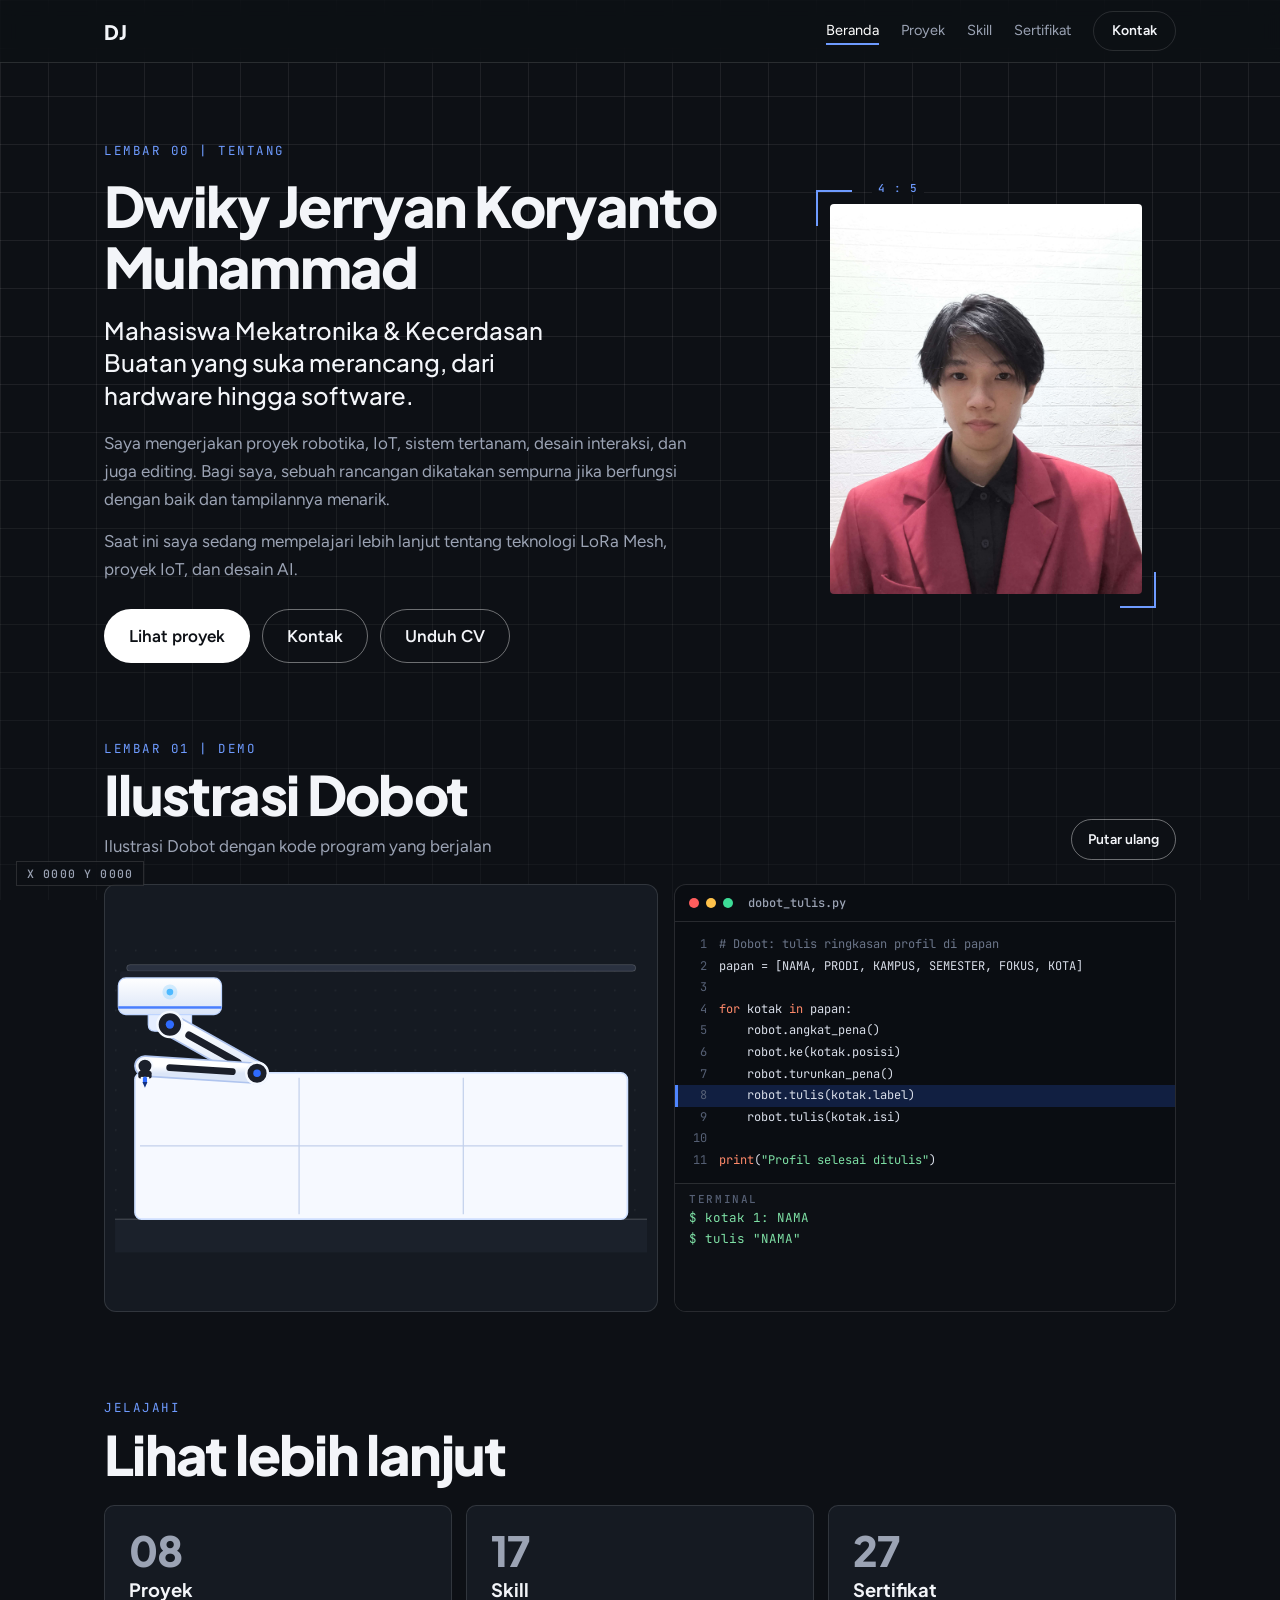
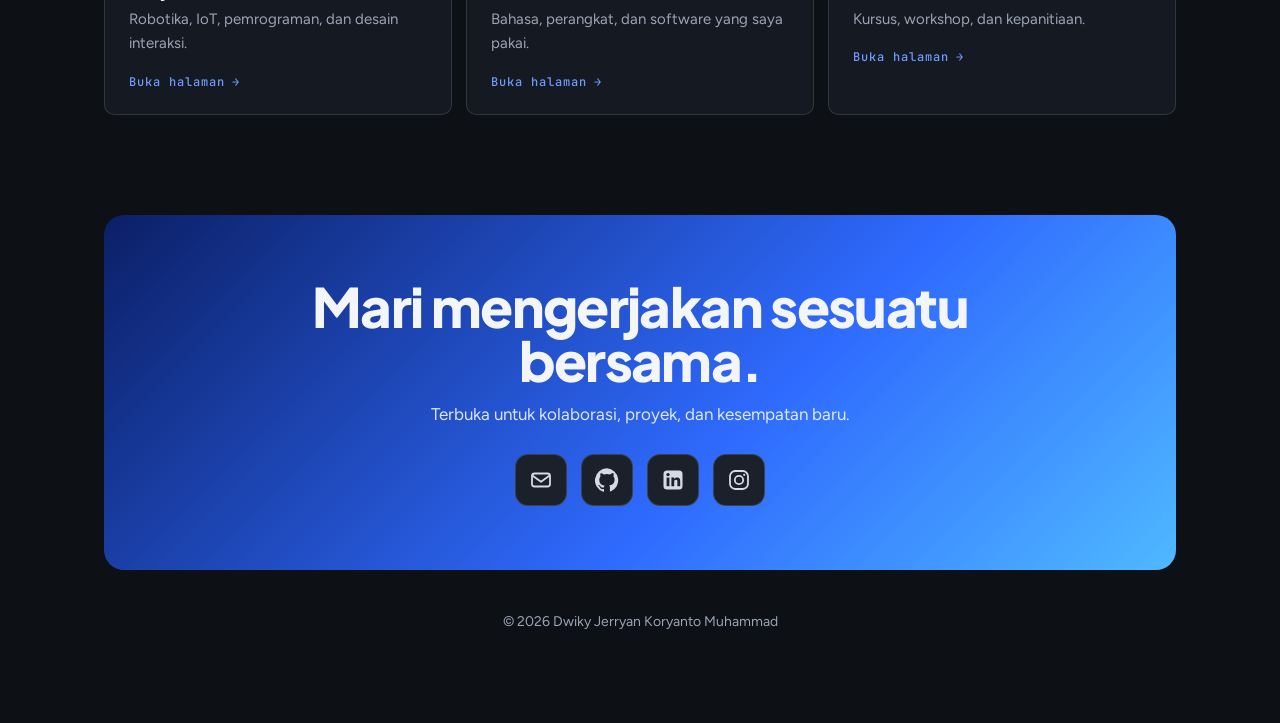
<file: index.html>
<!DOCTYPE html>
<html lang="id">
<head>
<meta charset="utf-8">
<meta name="viewport" content="width=device-width, initial-scale=1">
<meta name="theme-color" content="#0D1015">
<title>Dwiky Jerryan Koryanto Muhammad | Portofolio Mekatronika & Kecerdasan Buatan</title>
<meta name="description" content="Portofolio pribadi mahasiswa Mekatronika dan Kecerdasan Buatan: robotika, IoT, sistem tertanam, dan desain interaksi.">
<link rel="preconnect" href="https://fonts.googleapis.com">
<link rel="preconnect" href="https://fonts.gstatic.com" crossorigin>
<link href="https://fonts.googleapis.com/css2?family=Plus+Jakarta+Sans:wght@500;700;800&family=Figtree:wght@400;500;600&family=JetBrains+Mono:wght@400;500&family=Caveat:wght@500;700&display=swap" rel="stylesheet">
<link rel="stylesheet" href="style.css?v=4">
</head>
<body data-page="home" data-title="Portofolio Mekatronika & Kecerdasan Buatan">
<div class="gridlit" id="gridlit" aria-hidden="true"></div>
<div class="glow" id="glow" aria-hidden="true"></div>

<nav class="nav" id="nav"></nav>

<main>
  <header class="wrap hero" id="top">
    <div>
      <span class="mono">Lembar 00 | Tentang</span>
      <h1 id="hName">[Nama Kamu]</h1>
      <p class="tag">Mahasiswa Mekatronika & Kecerdasan Buatan yang suka merancang, dari hardware hingga software.</p>
      <p class="d">Saya mengerjakan proyek robotika, IoT, sistem tertanam, desain interaksi, dan juga editing. Bagi saya, sebuah rancangan dikatakan sempurna jika berfungsi dengan baik dan tampilannya menarik.</p>
      <p class="d">Saat ini saya sedang mempelajari lebih lanjut tentang teknologi LoRa Mesh, proyek IoT, dan desain AI.</p>
      <div class="btns">
        <a class="b w" href="proyek.html">Lihat proyek</a>
        <a class="b o" href="#kontak">Kontak</a>
        <a class="b o" id="cvBtn" href="#" hidden>Unduh CV</a>
      </div>
    </div>
    <div class="frame">
      <!-- Foto: simpan sebagai foto.jpg -->
      <div class="pic">NK</div>
      <span class="dim t">4 : 5</span>
    </div>
  </header>
  <dl class="sr" id="info" aria-label="Ringkasan profil"></dl>

  <section class="wrap" id="demo" style="padding-top:0">
    <div class="sh">
      <div><span class="mono">Lembar 01 | Demo</span><h2>Ilustrasi Dobot</h2>
      <p class="sub">Ilustrasi Dobot dengan kode program yang berjalan</p></div>
      <div class="acts">
        <button class="b o" type="button" data-m="write">Putar ulang</button>
      </div>
    </div>
    <div class="demo">
      <div class="scene">
        <svg id="sc" viewBox="0 -32 640 372" role="img" aria-label="Animasi Dobot putih-biru di bagian atas yang menurunkan pena dan menulis ringkasan profil pada papan berisi enam kotak">
          <defs id="df"><pattern id="dots" width="24" height="24" patternUnits="userSpaceOnUse"><circle cx="1" cy="1" r="1" fill="rgba(255,255,255,.08)"/></pattern><linearGradient id="bw" x1="0" y1="0" x2="0" y2="1"><stop offset="0" stop-color="#FFFFFF"/><stop offset="1" stop-color="#D9E4F8"/></linearGradient><linearGradient id="aw" x1="0" y1="0" x2="0" y2="1"><stop offset="0" stop-color="#FFFFFF"/><stop offset="1" stop-color="#DCE6F8"/></linearGradient></defs>
          <rect y="-32" width="640" height="332" fill="url(#dots)"/>
          <rect y="300" width="640" height="40" fill="#1B212B"/>
          <line x1="0" y1="300" x2="640" y2="300" stroke="rgba(255,255,255,.28)"/>
          <!-- papan 3 x 2 -->
          <rect x="24" y="124" width="592" height="176" rx="8" fill="#F6F9FF" stroke="#CFE0FF" stroke-width="2"/>
          <path d="M221.3 130V294M418.7 130V294M30 212H610" stroke="#C3D1EC" stroke-width="1.5" fill="none"/>
          <g id="board"></g>
          <!-- Dobot -->
          <rect x="14" y="-6" width="612" height="8" rx="4" fill="#2A3140" stroke="rgba(255,255,255,.18)"/>
          <g id="bd">
            <rect x="-60" y="2" width="120" height="10" rx="3" fill="#1B1F2A"/>
            <rect x="-62" y="10" width="124" height="44" rx="9" fill="url(#bw)" stroke="#BFD5FF" stroke-width="1.5"/>
            <rect x="-62" y="44" width="124" height="3" fill="#2F6BFF" opacity=".85"/>
            <circle cx="0" cy="27" r="4" fill="#4FB9FF"/><circle cx="0" cy="27" r="9" fill="#4FB9FF" opacity=".22"/>
            <path d="M-26 54 H26 V66 Q26 74 18 74 H-18 Q-26 74 -26 66 Z" fill="#E6EEFF" stroke="#BFD5FF" stroke-width="1.5"/>
          </g>
          <g id="arm">
            <line id="a1o" stroke="#AFC4EE" stroke-width="28" stroke-linecap="round"/>
            <line id="a1w" stroke="url(#aw)" stroke-width="24" stroke-linecap="round"/>
            <line id="a1k" stroke="#1B1F2A" stroke-width="9" stroke-linecap="round"/>
            <line id="a2o" stroke="#AFC4EE" stroke-width="26" stroke-linecap="round"/>
            <line id="a2w" stroke="url(#aw)" stroke-width="22" stroke-linecap="round"/>
            <line id="a2k" stroke="#1B1F2A" stroke-width="8" stroke-linecap="round"/>
            <g id="h0"><circle r="15" fill="#1B1F2A" stroke="#F4F8FF" stroke-width="3"/><circle r="5" fill="#2F6BFF"/></g>
            <g id="h1"><circle r="13" fill="#1B1F2A" stroke="#F4F8FF" stroke-width="3"/><circle r="4.5" fill="#2F6BFF"/></g>
          </g>
          <g id="tl">
            <circle r="9" fill="#1B1F2A" stroke="#F4F8FF" stroke-width="2.5"/>
            <rect x="-8" y="6" width="16" height="9" rx="2.5" fill="#1B1F2A"/>
            <rect x="-5" y="13" width="10" height="3" fill="#F4F8FF"/>
            <line x1="0" y1="15" x2="0" y2="19" stroke="#2F6BFF" stroke-width="5" stroke-linecap="round"/>
            <path d="M-3 19 L3 19 L0 26 Z" fill="#12307F"/>
          </g>
        </svg>
      </div>
      <div class="win">
        <div class="wh"><i></i><i></i><i></i><span id="fn">dobot_tulis.py</span></div>
        <pre class="src" id="src" aria-label="Contoh program Dobot"></pre>
        <div class="logh">TERMINAL</div>
        <div class="log" id="lg"></div>
      </div>
    </div>
  </section>

  <section class="wrap" id="jelajah">
    <span class="mono">Jelajahi</span>
    <h2 style="margin-bottom:24px">Lihat lebih lanjut</h2>
    <div class="tzs" id="tz"></div>
  </section>
</main>

<div class="band" id="kontak"></div>
<footer id="foot"></footer>

<div class="xy" id="xy">X 0000  Y 0000</div>

<script src="data.js?v=3"></script>
<script src="app.js?v=4"></script>
</body>
</html>
</file>
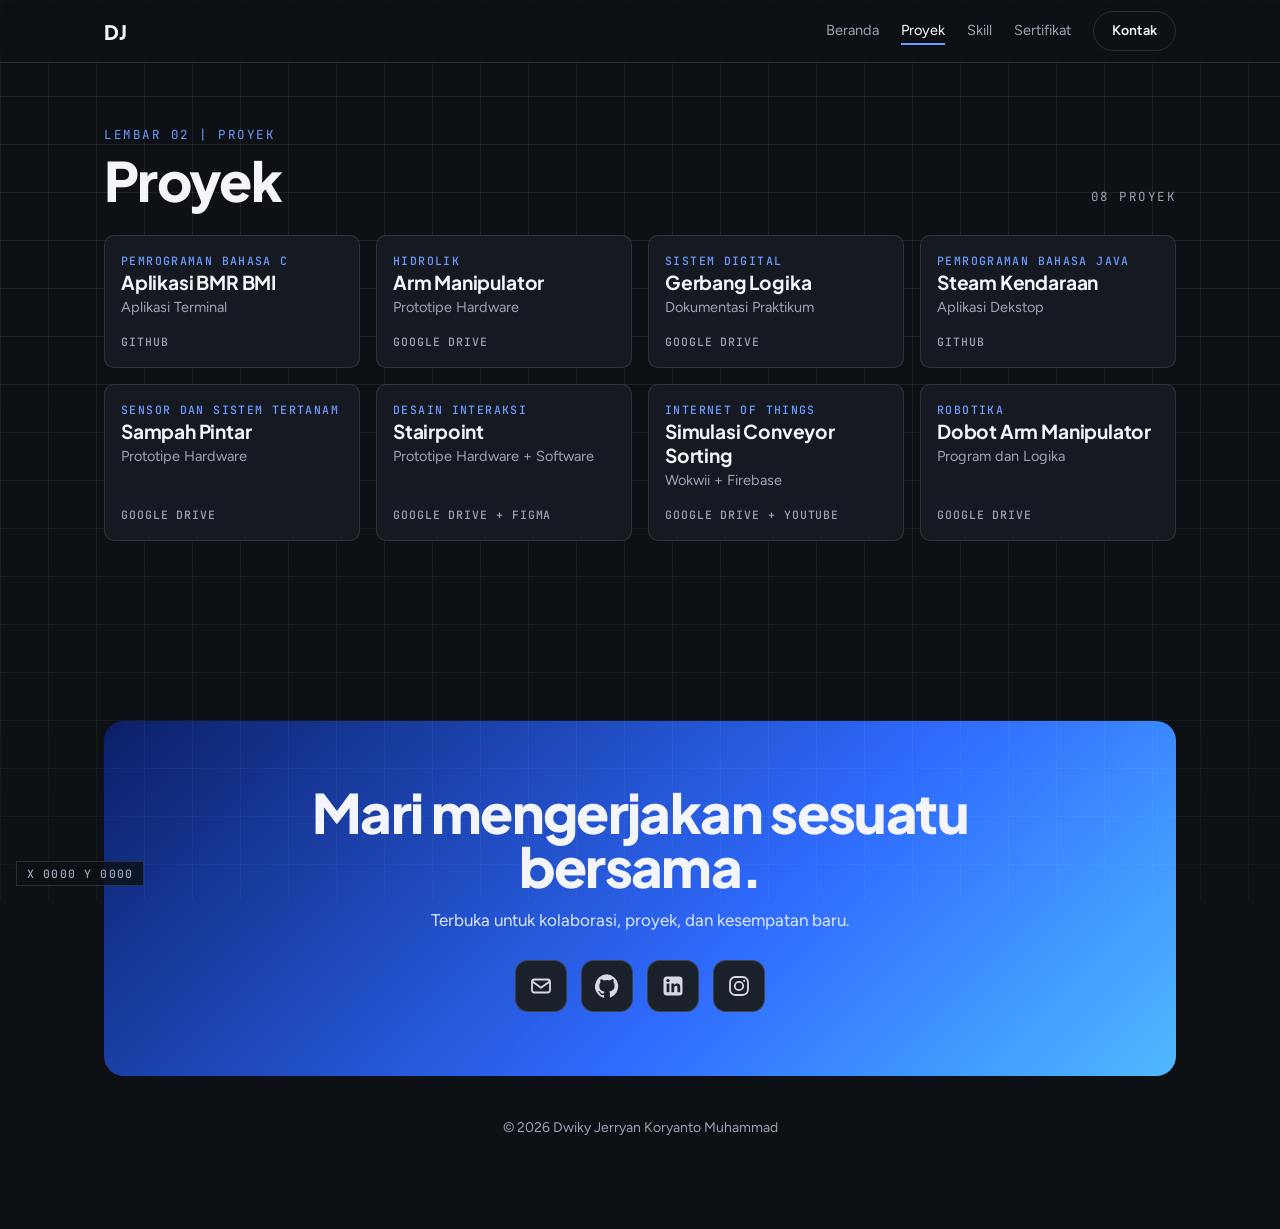
<file: proyek.html>
<!DOCTYPE html>
<html lang="id">
<head>
<meta charset="utf-8">
<meta name="viewport" content="width=device-width, initial-scale=1">
<meta name="theme-color" content="#0D1015">
<title>Proyek | Dwiky Jerryan Koryanto Muhammad</title>
<meta name="description" content="Portofolio pribadi mahasiswa Mekatronika dan Kecerdasan Buatan: robotika, IoT, sistem tertanam, dan desain interaksi.">
<link rel="preconnect" href="https://fonts.googleapis.com">
<link rel="preconnect" href="https://fonts.gstatic.com" crossorigin>
<link href="https://fonts.googleapis.com/css2?family=Plus+Jakarta+Sans:wght@500;700;800&family=Figtree:wght@400;500;600&family=JetBrains+Mono:wght@400;500&family=Caveat:wght@500;700&display=swap" rel="stylesheet">
<link rel="stylesheet" href="style.css">
</head>
<body data-page="proyek" data-title="Proyek">
<div class="gridlit" id="gridlit" aria-hidden="true"></div>
<div class="glow" id="glow" aria-hidden="true"></div>

<nav class="nav" id="nav"></nav>

<main>
  <section class="wrap pg">
    <div class="sh"><div><span class="mono">Lembar 02 | Proyek</span><h2>Proyek</h2></div><span class="mono" id="cnt" style="color:var(--muted)"></span></div>
    <div class="grid" id="grid"></div>
  </section>
</main>

<div class="band" id="kontak"></div>
<footer id="foot"></footer>

<div class="xy" id="xy">X 0000  Y 0000</div>

<dialog id="dlg" aria-label="Detail proyek">
  <div class="ban" id="dBan"><button class="x" id="dX" aria-label="Tutup">×</button><h3 id="dT"></h3></div>
  <div class="db"><span class="mono" id="dM"></span><p class="t" id="dD"></p><div class="ls" id="dL"></div></div>
</dialog>

<script src="data.js"></script>
<script src="app.js"></script>
</body>
</html>
</file>
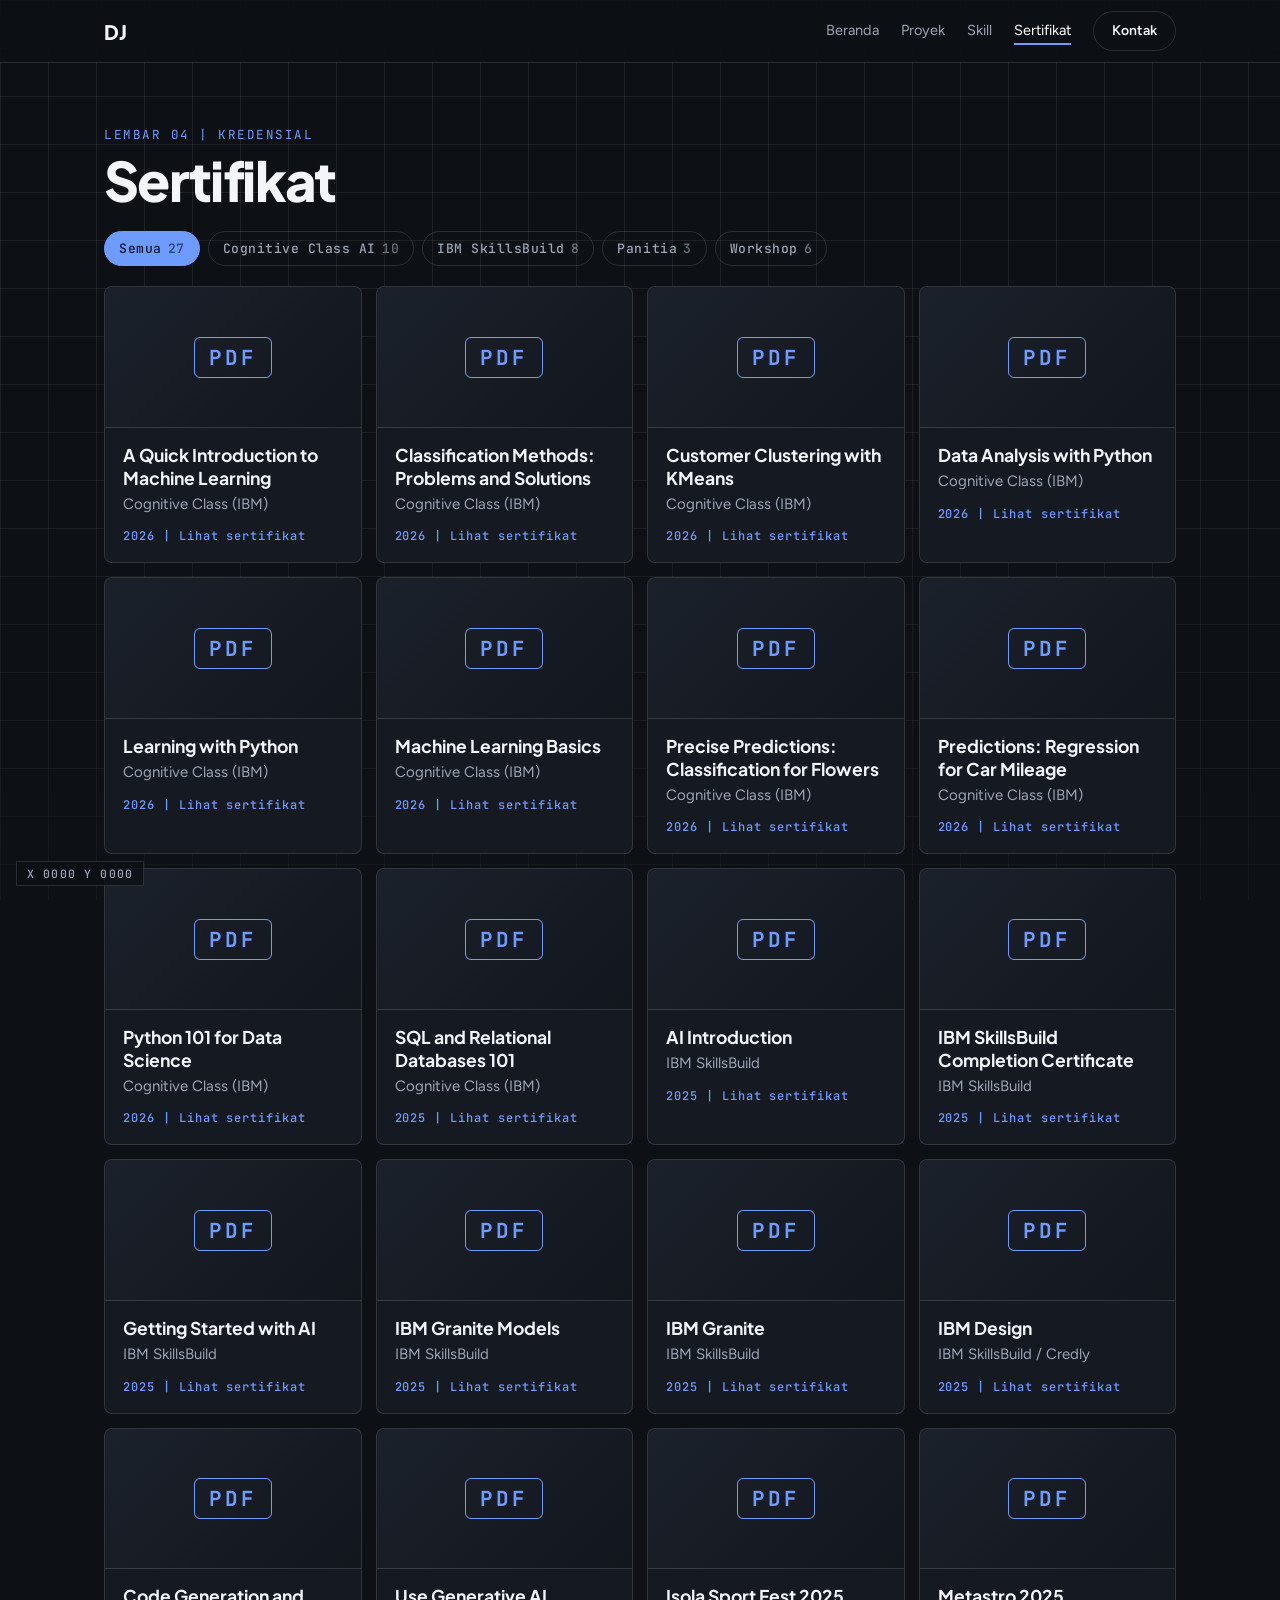
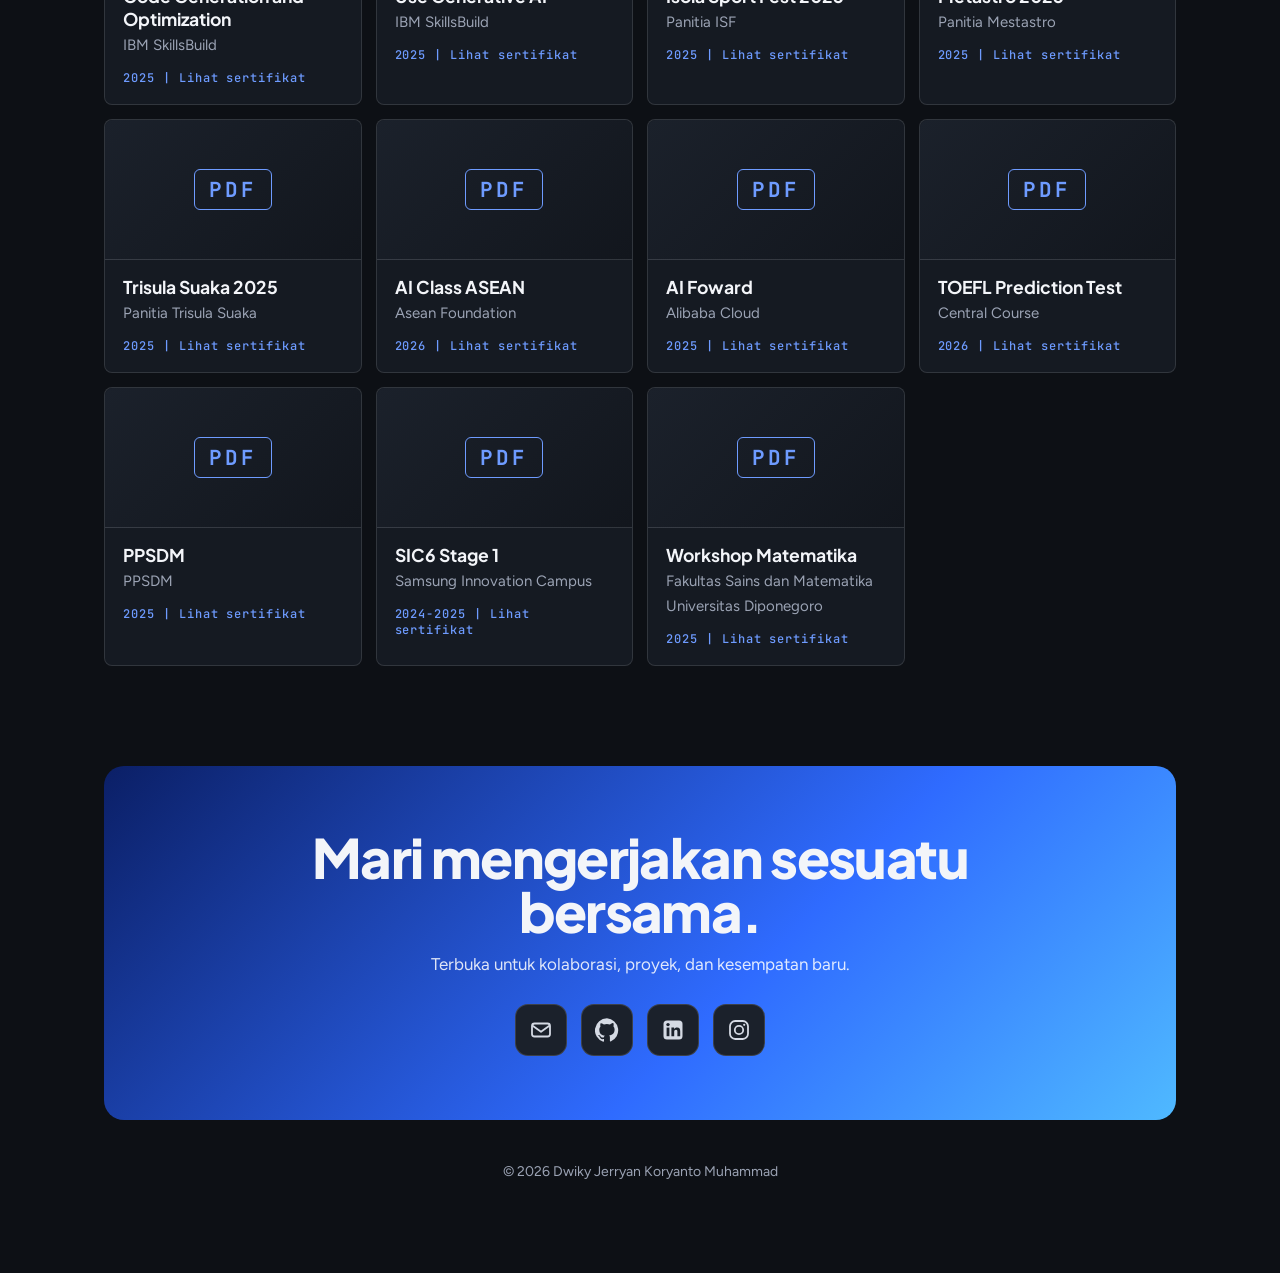
<file: sertifikat.html>
<!DOCTYPE html>
<html lang="id">
<head>
<meta charset="utf-8">
<meta name="viewport" content="width=device-width, initial-scale=1">
<meta name="theme-color" content="#0D1015">
<title>Sertifikat | Dwiky Jerryan Koryanto Muhammad</title>
<meta name="description" content="Portofolio pribadi mahasiswa Mekatronika dan Kecerdasan Buatan: robotika, IoT, sistem tertanam, dan desain interaksi.">
<link rel="preconnect" href="https://fonts.googleapis.com">
<link rel="preconnect" href="https://fonts.gstatic.com" crossorigin>
<link href="https://fonts.googleapis.com/css2?family=Plus+Jakarta+Sans:wght@500;700;800&family=Figtree:wght@400;500;600&family=JetBrains+Mono:wght@400;500&family=Caveat:wght@500;700&display=swap" rel="stylesheet">
<link rel="stylesheet" href="style.css">
</head>
<body data-page="sertifikat" data-title="Sertifikat">
<div class="gridlit" id="gridlit" aria-hidden="true"></div>
<div class="glow" id="glow" aria-hidden="true"></div>

<nav class="nav" id="nav"></nav>

<main>
  <section class="wrap pg">
    <span class="mono">Lembar 04 | Kredensial</span>
    <h2 style="margin-bottom:24px">Sertifikat</h2>
    <div class="filt" id="filt" role="tablist" aria-label="Filter sertifikat"></div>
    <div class="certs" id="certs"></div>
  </section>
</main>

<div class="band" id="kontak"></div>
<footer id="foot"></footer>

<div class="xy" id="xy">X 0000  Y 0000</div>

<script src="data.js"></script>
<script src="app.js"></script>
</body>
</html>
</file>
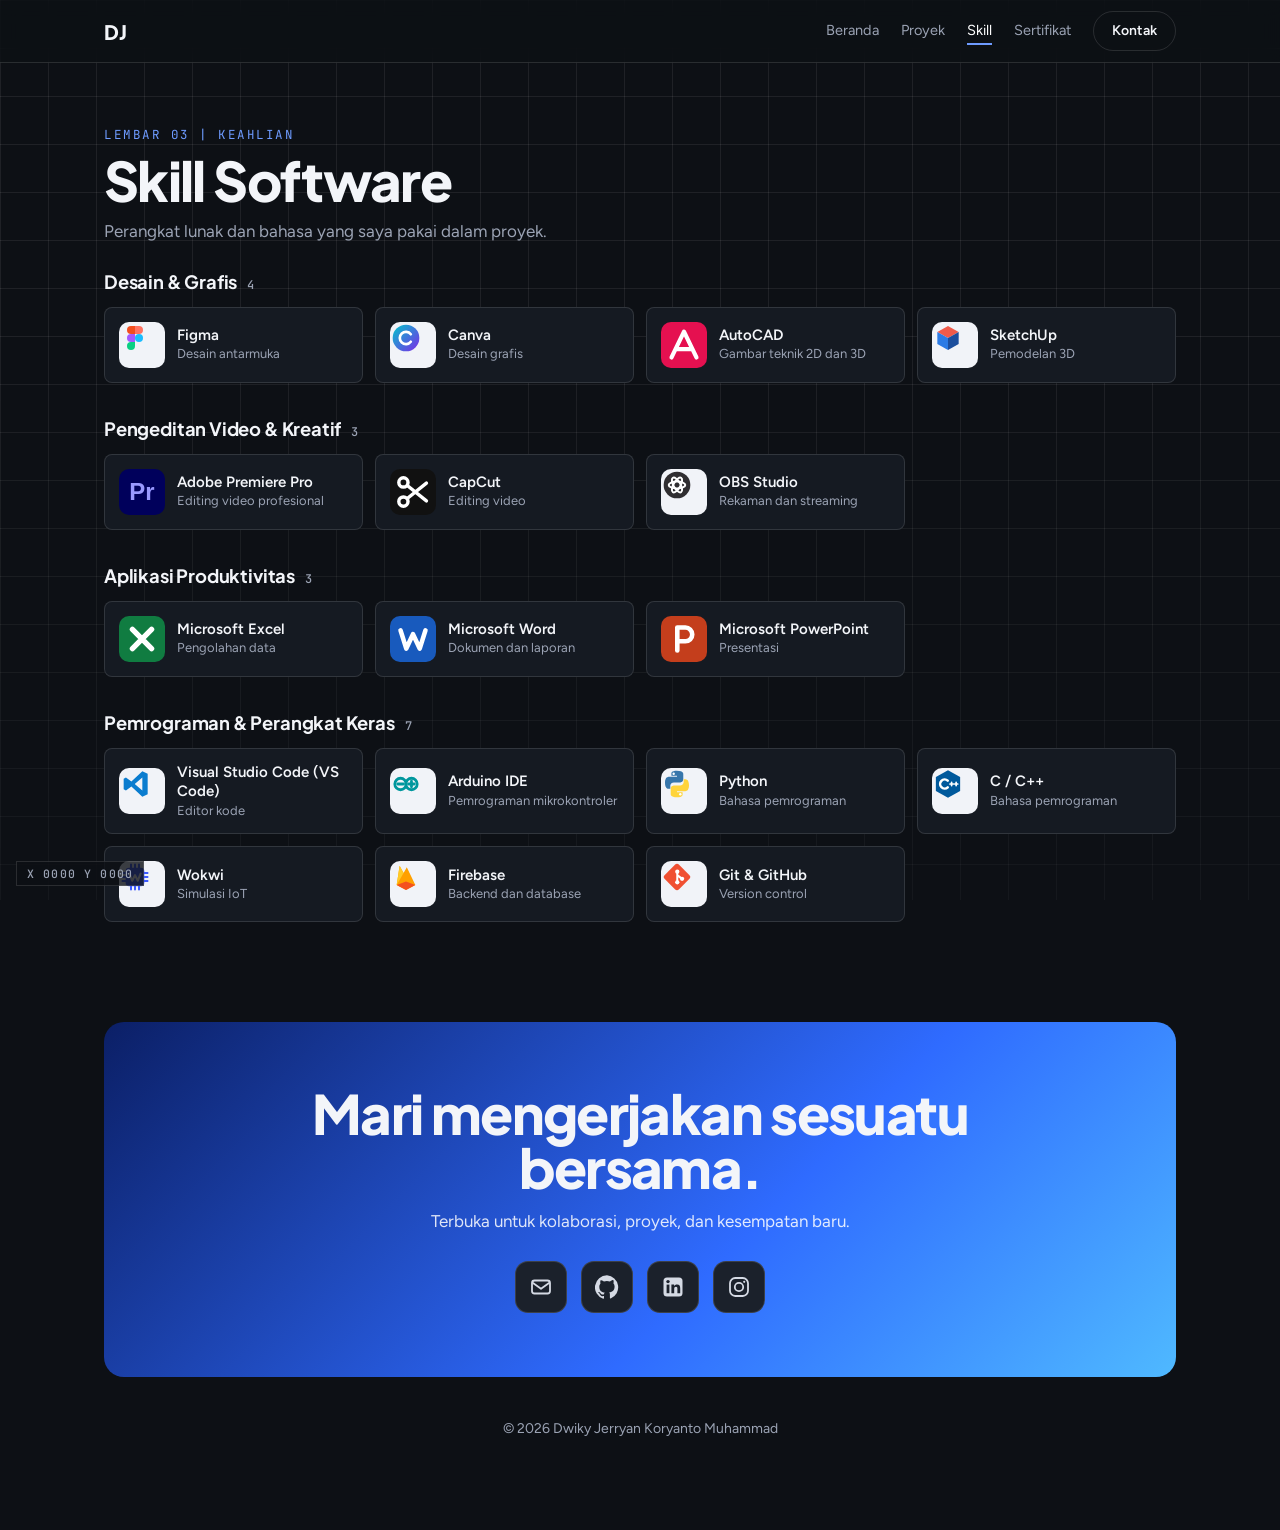
<file: skill.html>
<!DOCTYPE html>
<html lang="id">
<head>
<meta charset="utf-8">
<meta name="viewport" content="width=device-width, initial-scale=1">
<meta name="theme-color" content="#0D1015">
<title>Skill | Dwiky Jerryan Koryanto Muhammad</title>
<meta name="description" content="Portofolio pribadi mahasiswa Mekatronika dan Kecerdasan Buatan: robotika, IoT, sistem tertanam, dan desain interaksi.">
<link rel="preconnect" href="https://fonts.googleapis.com">
<link rel="preconnect" href="https://fonts.gstatic.com" crossorigin>
<link href="https://fonts.googleapis.com/css2?family=Plus+Jakarta+Sans:wght@500;700;800&family=Figtree:wght@400;500;600&family=JetBrains+Mono:wght@400;500&family=Caveat:wght@500;700&display=swap" rel="stylesheet">
<link rel="stylesheet" href="style.css?v=3">
</head>
<body data-page="skill" data-title="Skill">
<div class="gridlit" id="gridlit" aria-hidden="true"></div>
<div class="glow" id="glow" aria-hidden="true"></div>

<nav class="nav" id="nav"></nav>

<main>
  <section class="wrap pg">
    <span class="mono">Lembar 03 | Keahlian</span>
    <h2>Skill Software</h2>
    <p class="sub">Perangkat lunak dan bahasa yang saya pakai dalam proyek.</p>
    <div id="skills" style="margin-top:24px"></div>
  </section>
</main>

<div class="band" id="kontak"></div>
<footer id="foot"></footer>

<div class="xy" id="xy">X 0000  Y 0000</div>

<script src="data.js?v=3"></script>
<script src="app.js?v=3"></script>
</body>
</html>
</file>
<file: style.css>
/* Warna */
:root{
  --bg:#0D1015; --panel:#151A22; --panel2:#1B212B; --line:rgba(255,255,255,.12);
  --ink:#F3F5F9; --muted:#9BA3B4; --accent:#6E9BFF;
  --grad:linear-gradient(135deg,#0B1F66,#2F6BFF 60%,#4FB9FF);
  --head:"Plus Jakarta Sans",system-ui,-apple-system,"Segoe UI",sans-serif; --body:"Figtree",system-ui,-apple-system,"Segoe UI",Roboto,sans-serif;
  --mono:"JetBrains Mono",ui-monospace,Menlo,Consolas,monospace;
}
*{box-sizing:border-box}
html{scroll-behavior:smooth;background:var(--bg)}
body{margin:0;color:var(--ink);font:400 17px/1.65 var(--body);background:var(--bg);position:relative}
body::before{content:"";position:fixed;inset:0;pointer-events:none;background-image:linear-gradient(rgba(255,255,255,.075) 1px,transparent 1px),linear-gradient(90deg,rgba(255,255,255,.075) 1px,transparent 1px);background-size:48px 48px;-webkit-mask-image:linear-gradient(#000 35%,rgba(0,0,0,.45));mask-image:linear-gradient(#000 35%,rgba(0,0,0,.45))}
body.lock{overflow:hidden}
a{color:inherit}
button{font:inherit;color:inherit;cursor:pointer}
:focus-visible{outline:3px solid var(--accent);outline-offset:3px;border-radius:4px}
.wrap{position:relative;max-width:1120px;margin:0 auto;padding:0 24px}
.mono{font-family:var(--mono);font-size:12.5px;letter-spacing:.12em;text-transform:uppercase;color:var(--accent)}

/* Navigasi */
.nav{position:sticky;top:0;z-index:20;backdrop-filter:blur(10px);background:rgba(13,16,21,.75);border-bottom:1px solid var(--line)}
.nav .wrap{display:flex;align-items:center;gap:26px;height:62px}
.logo{font:800 1.25rem var(--head);text-decoration:none}
.nav .l{margin-left:auto;display:flex;align-items:center;gap:22px;font-size:14.5px}
.nav .l a{text-decoration:none;color:var(--muted)}
.nav .l a:hover{color:#fff}

/* Tentang */
.hero{display:grid;grid-template-columns:1.25fr .75fr;gap:56px;align-items:center;padding-top:72px;padding-bottom:70px}
.hero h1{font:800 clamp(1.9rem,4.4vw,3.5rem)/1.08 var(--head);letter-spacing:-.03em;overflow-wrap:anywhere;margin:12px 0 18px}
.hero .tag{font:500 clamp(1.15rem,2.2vw,1.5rem)/1.35 var(--head);margin:0 0 18px;max-width:20em}
.hero p.d{color:var(--muted);max-width:36em;margin:0 0 14px}
.btns{display:flex;gap:12px;flex-wrap:wrap;margin-top:26px}
.b{display:inline-block;padding:12px 24px;border-radius:99px;font-weight:600;text-decoration:none;border:1.5px solid transparent}
.b.w{background:#fff;color:#0D1015}
.b.o{border-color:rgba(255,255,255,.4)}
.b:hover{filter:brightness(.9)}
.frame{position:relative;justify-self:center;width:min(100%,340px);padding:14px}
.frame::before,.frame::after{content:"";position:absolute;width:34px;height:34px;border:2px solid var(--accent)}
.frame::before{top:0;left:0;border-right:0;border-bottom:0}
.frame::after{bottom:0;right:0;border-left:0;border-top:0}
.pic{aspect-ratio:4/5;border-radius:4px;background:var(--img,none) center/cover,var(--grad);display:grid;place-items:center;font:800 4.4rem var(--head);color:rgba(255,255,255,.55)}
.dim{position:absolute;font:500 11px var(--mono);letter-spacing:.1em;color:var(--accent);background:var(--bg);padding:0 6px}
.dim.t{top:-9px;left:56px}

/* Ringkasan */
.tb{display:grid;grid-template-columns:repeat(3,1fr);border:1px solid var(--line);margin:0 0 90px;background:var(--panel)}
.tb div{padding:14px 18px;border-right:1px solid var(--line);border-bottom:1px solid var(--line)}
.tb div:nth-child(3n){border-right:0}
.tb div:nth-last-child(-n+3){border-bottom:0}
.tb small{display:block;font:500 11px var(--mono);letter-spacing:.14em;color:var(--accent);text-transform:uppercase}
.tb span{font-weight:500}

section{padding-top:96px}
.sh{display:flex;flex-wrap:wrap;align-items:flex-end;justify-content:space-between;gap:16px;margin-bottom:24px}
h2{font:800 clamp(2.1rem,5vw,3.4rem)/1 var(--head);letter-spacing:-.03em;margin:6px 0 0}
.sub{color:var(--muted);margin:10px 0 0;max-width:34em}

/* Proyek: kotak maksimal 4 kolom */
.grid{display:grid;grid-template-columns:repeat(4,1fr);gap:16px}
.card{display:flex;flex-direction:column;text-align:left;padding:0;background:var(--panel);border:1px solid var(--line);border-radius:10px;overflow:hidden;transition:border-color .2s,transform .2s,box-shadow .2s}
.card:hover,.card:focus-visible{border-color:var(--accent);transform:translateY(-4px);box-shadow:0 16px 32px -16px rgba(0,0,0,.8)}
.th{position:relative;aspect-ratio:4/3;background:var(--img,none) center/cover,var(--panel2);border-bottom:1px solid var(--line);overflow:hidden}
.th.no{background:repeating-linear-gradient(45deg,var(--panel2) 0 10px,#171C25 10px 20px)}
.th.no::after{content:attr(data-n);position:absolute;right:12px;bottom:-4px;font:800 4.2rem/1 var(--head);color:rgba(255,255,255,.08)}
.cb{padding:16px 16px 18px;display:flex;flex-direction:column;gap:2px;flex:1}
.cb .c{font:500 11.5px var(--mono);letter-spacing:.12em;text-transform:uppercase;color:var(--accent)}
.cb .h{font:700 1.2rem/1.25 var(--head);letter-spacing:-.01em}
.cb .sb{color:var(--muted);font-size:14.5px}
.cb .k{margin-top:auto;padding-top:12px;font:500 11.5px var(--mono);letter-spacing:.08em;text-transform:uppercase;color:var(--muted)}


button.b{background:none;color:inherit;cursor:pointer}

/* Dobot */
.demo{display:grid;grid-template-columns:1.05fr .95fr;gap:16px;align-items:stretch}
.scene{background:var(--panel);border:1px solid var(--line);border-radius:12px;padding:10px;display:flex}
.scene svg{display:block;width:100%;height:auto;align-self:center}
.lbl{font:500 10px var(--mono);letter-spacing:.14em;fill:#6B7589}
.win{display:flex;flex-direction:column;background:#0A0D12;border:1px solid var(--line);border-radius:12px;overflow:hidden;min-width:0}
.wh{display:flex;align-items:center;gap:7px;padding:10px 14px;border-bottom:1px solid var(--line);font:500 12px var(--mono);color:var(--muted)}
.wh i{width:10px;height:10px;border-radius:50%;display:block}
.wh i:nth-child(1){background:#FF5D5D}.wh i:nth-child(2){background:#FFC24B}.wh i:nth-child(3){background:#3DDC97}
.wh span{margin-left:8px}
.src{margin:0;padding:12px 0;font:400 12px/1.8 var(--mono);color:#D9DEE9;overflow-x:auto;counter-reset:n;white-space:pre}
.ln{display:block;padding-right:14px;border-left:3px solid transparent;transition:background .2s}
.ln::before{counter-increment:n;content:counter(n);display:inline-block;width:2.4em;text-align:right;margin-right:1em;color:#566075}
.ln.on{background:rgba(47,107,255,.2);border-left-color:#4F86FF}
.ln .k{color:#FF8A6B}.ln .s{color:#7EE0A5}.ln .n{color:#FFD166}.ln .c{color:#6B7589}
.logh{border-top:1px solid var(--line);padding:8px 14px 0;font:500 11px var(--mono);letter-spacing:.14em;color:#566075;background:#0D1015}
.log{padding:2px 14px 12px;font:400 12.5px/1.65 var(--mono);color:#7EE0A5;min-height:8.4em;background:#0D1015;white-space:pre-wrap}
.sr{position:absolute;width:1px;height:1px;margin:0;overflow:hidden;clip:rect(0 0 0 0);white-space:nowrap}
.acts{display:flex;gap:8px;flex-wrap:wrap}
.acts .b{padding:8px 16px;font-size:14px}
.lab{font:500 11px var(--mono);letter-spacing:.12em;fill:#2F6BFF}
.val{font:700 24px "Caveat",cursive;fill:#12307F}
.demo{margin-bottom:80px}
@media (max-width:900px){.demo{grid-template-columns:1fr}}

/* Skill software */
.skills{display:grid;grid-template-columns:repeat(4,1fr);gap:12px}
.skill{display:flex;gap:12px;align-items:center;background:var(--panel);border:1px solid var(--line);border-radius:8px;padding:14px;transition:border-color .2s}
.skill:hover{border-color:var(--accent)}
.ic{flex:none;width:46px;height:46px;border-radius:10px;background:#F1F3F8;display:grid;place-items:center;font:700 13px var(--mono);color:#1A2030;overflow:hidden}
.ic svg{width:32px;height:32px;display:block}
.skill b{display:block;font-weight:600;font-size:15px;line-height:1.3}
.skill span{display:block;color:var(--muted);font-size:13px;line-height:1.35}

/* Sertifikat */
.certs{display:grid;grid-template-columns:repeat(auto-fit,minmax(240px,1fr));gap:14px}
.cert{display:flex;flex-direction:column;gap:2px;padding:18px;border:1px solid var(--line);border-radius:8px;background:var(--panel);text-decoration:none;transition:border-color .2s,transform .2s}
.cert:hover{border-color:var(--accent);transform:translateY(-3px)}
.cert b{font:700 1.1rem/1.3 var(--head)}
.cert span{color:var(--muted);font-size:15px}
.filt{display:flex;flex-wrap:wrap;gap:8px;margin:0 0 20px}
.filt button{font:500 13px var(--mono);letter-spacing:.04em;padding:8px 14px;border-radius:999px;border:1px solid var(--line);background:transparent;color:var(--muted);cursor:pointer;transition:all .2s}
.filt button:hover{border-color:var(--accent);color:#fff}
.filt button.on{background:var(--accent);border-color:var(--accent);color:#06142e}
.filt button i{font-style:normal;opacity:.65;margin-left:6px}
div.cert{cursor:default}div.cert:hover{transform:none}
.cert .th{aspect-ratio:4/3;margin:-18px -18px 14px;border-radius:8px 8px 0 0;overflow:hidden;background:#0A0D12;border-bottom:1px solid var(--line);display:grid;place-items:center}
.cert .th img{width:100%;height:100%;object-fit:contain;display:block;transition:transform .3s}
.cert:hover .th img{transform:scale(1.04)}
.lb{position:fixed;inset:0;z-index:100;display:none;place-items:center;padding:24px;background:rgba(5,7,10,.88);cursor:zoom-out}
.lb.on{display:grid}
.lb img{max-width:100%;max-height:88vh;border-radius:8px;box-shadow:0 20px 60px rgba(0,0,0,.6)}
.lb a{position:absolute;bottom:20px;left:50%;transform:translateX(-50%);color:#fff;font:500 13px var(--mono);letter-spacing:.08em;text-decoration:underline}
.cert em{font:500 12px var(--mono);font-style:normal;color:var(--accent);margin-top:10px;letter-spacing:.08em}

/* Kontak */
.band{margin:100px auto 0;max-width:1120px;padding:0 24px}
.band .in{border-radius:20px;background:var(--grad);padding:64px 32px;text-align:center}
.band h2{margin:0 auto 12px;max-width:14em;font-size:clamp(1.75rem,7vw,3.4rem);overflow-wrap:anywhere;hyphens:auto}
.band p{color:rgba(255,255,255,.85);margin:0 auto 26px;max-width:30em}
.mail{display:inline-block;font:700 clamp(1.2rem,3.4vw,2rem) var(--head);text-decoration:none;background:#fff;color:#0A1640;padding:14px 30px;border-radius:99px}
.mail:hover{filter:brightness(.92)}
.mail{max-width:100%;overflow-wrap:anywhere}
h1,h2,h3{overflow-wrap:break-word}
@media (max-width:480px){.band .in{padding:48px 20px}.mail{padding:12px 20px}}
.soc{display:flex;gap:10px 24px;justify-content:center;flex-wrap:wrap;margin-top:26px}

footer{position:relative;padding:40px 24px 90px;text-align:center;color:var(--muted);font-size:14px}

.xy{position:fixed;left:16px;bottom:14px;z-index:18;font:500 11.5px var(--mono);letter-spacing:.1em;color:var(--muted);background:rgba(13,16,21,.8);border:1px solid var(--line);padding:4px 10px;pointer-events:none}
@media (hover:none){.xy{display:none}}

/* Detail proyek */
dialog{width:min(720px,94vw);max-height:92vh;overflow:auto;padding:0;border:1px solid var(--line);border-radius:12px;background:#12161D;color:var(--ink);box-shadow:0 30px 80px rgba(0,0,0,.7)}
dialog::backdrop{background:rgba(3,5,9,.8)}
.ban{position:relative;aspect-ratio:16/7;display:flex;align-items:flex-end;padding:22px 26px;background:linear-gradient(to top,#12161D 4%,transparent 70%),var(--img,none) center/cover,repeating-linear-gradient(45deg,var(--panel2) 0 10px,#171C25 10px 20px)}
.ban h3{font:800 clamp(2rem,6vw,3rem)/1 var(--head);letter-spacing:-.03em;margin:0}
.x{position:absolute;top:12px;right:12px;width:38px;height:38px;border-radius:50%;border:1px solid var(--line);background:rgba(13,16,21,.8);font-size:1.3rem;line-height:1}
.db{padding:8px 26px 28px}
.db p.t{color:#D3D9E6;margin:6px 0 20px}
.ls{display:flex;gap:10px;flex-wrap:wrap}

@media (max-width:1000px){.grid,.skills{grid-template-columns:repeat(3,1fr)}}
@media (max-width:820px){
  .hero{grid-template-columns:1fr;padding-top:44px;gap:40px}
  .frame{order:-1;width:min(70%,260px);justify-self:start}
  .tb{grid-template-columns:1fr 1fr}
  .tb div:nth-child(3n){border-right:1px solid var(--line)}
  .tb div:nth-child(2n){border-right:0}
  .tb div:nth-last-child(-n+3){border-bottom:1px solid var(--line)}
  .tb div:nth-last-child(-n+2){border-bottom:0}
  .nav .wrap{height:auto;flex-wrap:wrap;gap:6px 14px;padding-top:10px;padding-bottom:8px}
  .nav .l{order:3;width:100%;margin-left:0;gap:14px;font-size:13.5px;overflow-x:auto;white-space:nowrap;padding-bottom:4px;scrollbar-width:none}
  .nav .l::-webkit-scrollbar{display:none}
}
@media (max-width:720px){.grid,.skills{grid-template-columns:repeat(2,1fr)}}
@media (max-width:480px){.grid,.skills{grid-template-columns:1fr}}
@media (prefers-reduced-motion:reduce){*{transition:none!important}html{scroll-behavior:auto}}

/* Efek hover cahaya */
.glow{position:fixed;left:0;top:0;width:280px;height:280px;margin:-140px 0 0 -140px;border-radius:50%;pointer-events:none;z-index:0;opacity:0;transition:opacity .2s;background:radial-gradient(circle,rgba(79,134,255,.22),rgba(47,107,255,.06) 50%,transparent 70%);will-change:transform}
.glow.on{opacity:1}
.gridlit{position:fixed;inset:0;pointer-events:none;z-index:0;opacity:0;transition:opacity .2s;background-image:linear-gradient(rgba(130,170,255,.28) 1px,transparent 1px),linear-gradient(90deg,rgba(130,170,255,.28) 1px,transparent 1px);background-size:48px 48px;-webkit-mask-image:radial-gradient(circle 150px at var(--gx,50%) var(--gy,50%),#000,transparent);mask-image:radial-gradient(circle 150px at var(--gx,50%) var(--gy,50%),#000,transparent)}
.gridlit.on{opacity:1}
.card,.skill,.scene,.win{--mx:50%;--my:50%;position:relative}
.card:hover,.skill:hover,.scene:hover,.win:hover{background:radial-gradient(circle 130px at var(--mx) var(--my),rgba(110,155,255,.18),transparent 75%),var(--panel2);border-color:rgba(110,155,255,.55)}
.win:hover{background:radial-gradient(circle 130px at var(--mx) var(--my),rgba(110,155,255,.16),transparent 75%),#0A0D12}
.b{--mx:50%;--my:50%}
.b:hover{box-shadow:0 0 0 1px rgba(110,155,255,.5),0 0 22px rgba(79,134,255,.35)}
@media (hover:none),(prefers-reduced-motion:reduce){.glow,.gridlit{display:none}}

/* Halaman terpisah */
.nav .l a.on{color:#fff;box-shadow:0 2px 0 var(--accent)}
.pg{padding-top:56px;min-height:62vh}
.pg .sh{margin-bottom:28px}
.tzs{display:grid;grid-template-columns:repeat(3,1fr);gap:14px}
.tz{display:flex;flex-direction:column;gap:6px;padding:24px;border:1px solid var(--line);border-radius:10px;background:var(--panel);text-decoration:none;transition:border-color .2s,transform .2s;--mx:50%;--my:50%;position:relative}
.tz:hover{border-color:rgba(110,155,255,.55);transform:translateY(-3px);background:radial-gradient(circle 130px at var(--mx) var(--my),rgba(110,155,255,.18),transparent 75%),var(--panel2)}
.tz .n{font:800 2.6rem/1 var(--head);letter-spacing:-.03em}
.tz b{font:700 1.15rem var(--head)}
.tz span{color:var(--muted);font-size:15px}
.tz em{font:500 12px var(--mono);font-style:normal;color:var(--accent);margin-top:12px;letter-spacing:.08em}
@media (max-width:720px){.tzs{grid-template-columns:1fr}}

/* Pratinjau sertifikat PDF */
.cert .th.pdf{aspect-ratio:4/2.2;background:linear-gradient(135deg,#1B212B,#12161D)}
.cert .th.pdf b{font:700 1.3rem var(--mono);letter-spacing:.2em;color:var(--accent);border:1.5px solid var(--accent);padding:6px 14px;border-radius:6px;margin:0}
.lb iframe{width:min(960px,100%);height:86vh;border:0;border-radius:8px;background:#fff;box-shadow:0 20px 60px rgba(0,0,0,.6)}
.lb iframe[hidden],.lb img[hidden]{display:none}
.lb .lx{position:absolute;top:14px;right:18px;width:42px;height:42px;border-radius:50%;border:1px solid rgba(255,255,255,.3);background:rgba(20,24,32,.8);color:#fff;font-size:26px;line-height:1;cursor:pointer}
.lb .lx:hover{border-color:var(--accent)}

[hidden]{display:none!important}

/* Tombol Kontak */
.nav .l a.go{background:transparent;color:var(--ink);border:1px solid var(--line);font-weight:600;font-size:14px;padding:7px 18px;border-radius:99px;transition:border-color .2s,color .2s}
.nav .l a.go:hover{color:#fff;border-color:var(--accent)}
@media (max-width:480px){.nav .l a.go{padding:6px 13px;font-size:13px}}
@media (max-width:380px){.nav .l{gap:10px;font-size:13px}.nav .l a.go{padding:6px 11px}}

/* Kelompok skill */
.sg{display:flex;align-items:baseline;gap:10px;margin:34px 0 14px;font:700 1.15rem var(--head);letter-spacing:-.01em}
.sg:first-child{margin-top:8px}
.sg i{font:500 12px var(--mono);font-style:normal;color:var(--muted)}

/* Ikon aplikasi */
.ic.fill{background:none}
.ic.fill svg{width:100%;height:100%}
/* Ikon sosial */
.soc{gap:14px}
.soc a{--t:#1B212B;width:52px;height:52px;border-radius:13px;display:grid;place-items:center;background:#1B212B;border:1px solid rgba(255,255,255,.14);color:#D5DAE4;text-decoration:none;transition:background .2s,color .2s,transform .2s,--t .2s}
.soc a svg{width:24px;height:24px;display:block}
.soc a:hover{--t:#fff;background:#fff;color:#0D1015;transform:translateY(-3px)}
</file>
